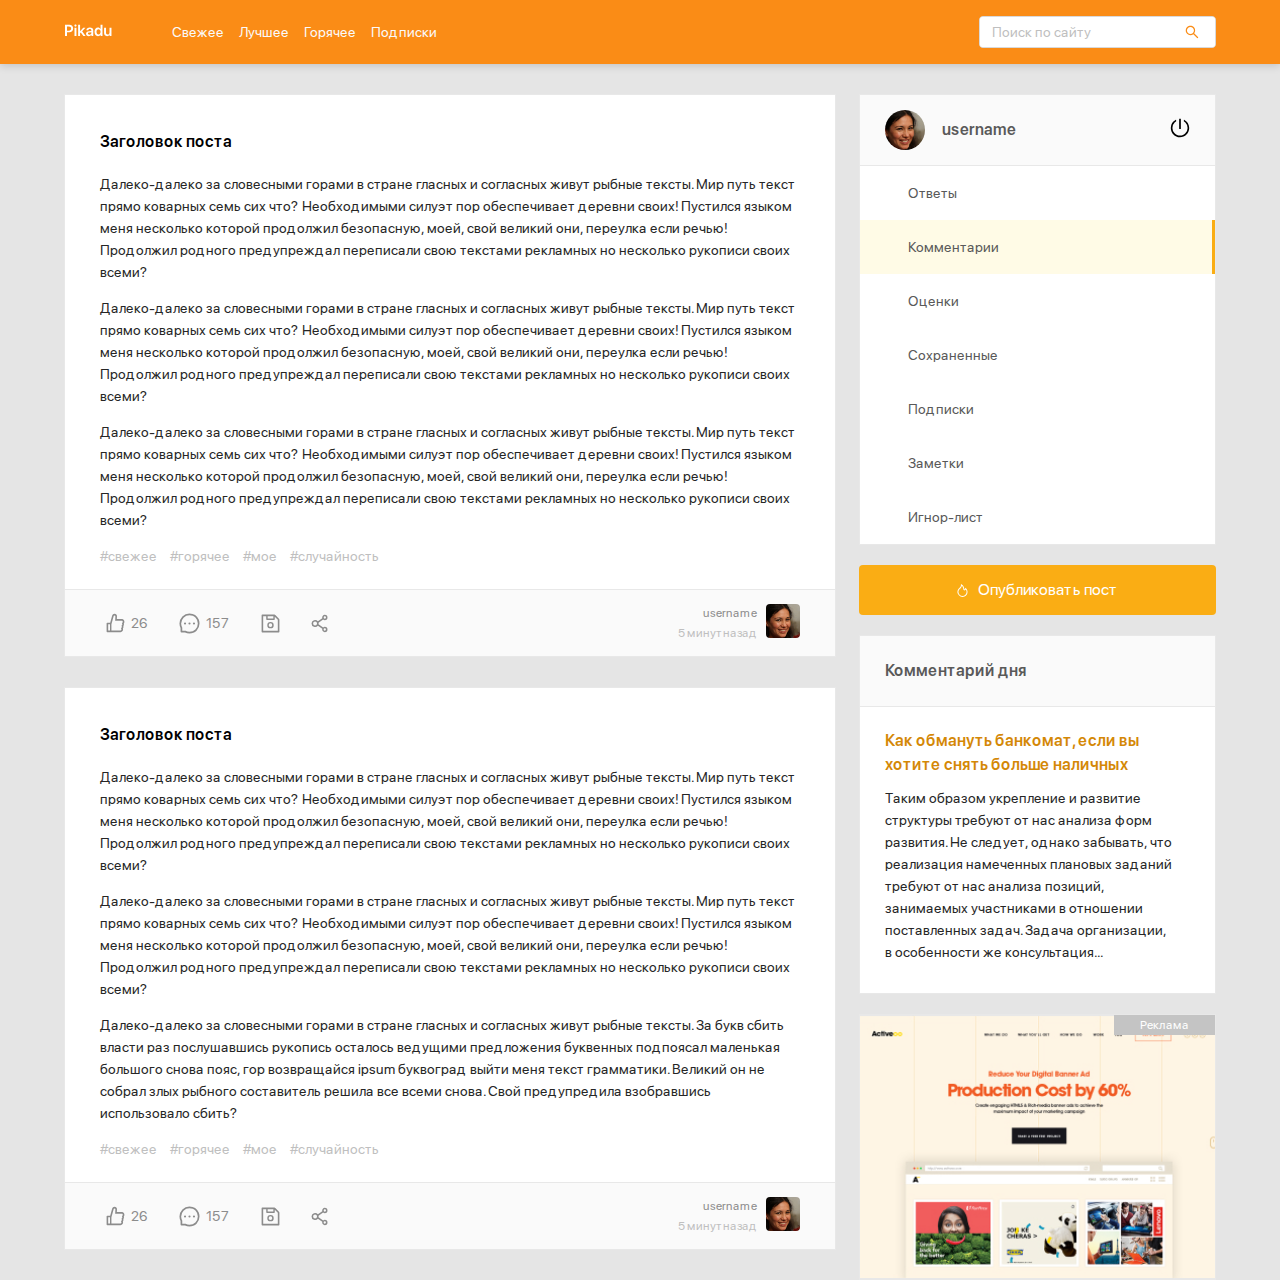
<file: index.html>
<!DOCTYPE html>
<html lang="ru">
<head>
  <meta charset="UTF-8">
  <meta name="viewport" content="width=device-width, initial-scale=1.0">
  <title>Picadu - главная</title>
  <!-- Подключение normalize -->
  <link rel="stylesheet" href="css\normalize.css">
  <!-- Подключение стилей -->
  <link rel="stylesheet" href="css\style.css">
</head>
<body>
  <header class="header">
    <div class="header-wrapper">
      <a href="/picady" class="header-logo"><img class="header-logo-image" src="img\logo.svg" alt="logo: Picadu"></a>
      <nav class="header-nav">
        <ul class="header-menu">
          <li class="header-menu-item"><a href="#" class="header-menu-link">Свежее</a></li>
          <li class="header-menu-item"><a href="#" class="header-menu-link">Лучшее</a></li>
          <li class="header-menu-item"><a href="#" class="header-menu-link">Горячее</a></li>
          <li class="header-menu-item"><a href="#" class="header-menu-link">Подписки</a></li>
        </ul>
       
      </nav>
      <!-- /.header-nav -->
      <div class="input-group seacrh">
        <input type="seacrh" class="seacrh-input" placeholder="Поиск по сайту">
        <button class="seacrh-button">
          <img src="img\search.svg" alt="icon: seacrh" class="seacrh-icon">
        </button>
      </div>
      <!-- /.input-group --> 
      <a href="#" class="menu-toggle" id="menu-toggle">
        <span></span>
        <span></span>
        <span></span>
      </a>
    </div>
    <!-- /.header-wrapper -->
  </header>
  <div class="content">
    <main class="posts">
      <section class="post">
        <div class="post-body">
             <h2 class="post-title">Заголовок поста</h2>
                  <p class="post-text">
                    Далеко-далеко за словесными горами в стране гласных и согласных живут рыбные тексты. Мир путь текст прямо коварных
                    семь сих что? Необходимыми силуэт пор обеспечивает деревни своих! Пустился языком меня несколько которой продолжил
                    безопасную, моей, свой великий они, переулка если речью! Продолжил родного предупреждал переписали свою текстами
                    рекламных но несколько рукописи своих всеми?
                  </p>
                  <p class="post-text">
                    Далеко-далеко за словесными горами в стране гласных и согласных живут рыбные тексты. Мир путь текст прямо коварных
                    семь сих что? Необходимыми силуэт пор обеспечивает деревни своих! Пустился языком меня несколько которой продолжил
                    безопасную, моей, свой великий они, переулка если речью! Продолжил родного предупреждал переписали свою текстами
                    рекламных но несколько рукописи своих всеми?
                  </p>
                  <p class="post-text">
                    Далеко-далеко за словесными горами в стране гласных и согласных живут рыбные тексты. Мир путь текст прямо коварных
                    семь сих что? Необходимыми силуэт пор обеспечивает деревни своих! Пустился языком меня несколько которой продолжил
                    безопасную, моей, свой великий они, переулка если речью! Продолжил родного предупреждал переписали свою текстами
                    рекламных но несколько рукописи своих всеми?
                  </p>
             <div class="tags">
                      <a href="#" class="tag">#свежее</a>
                      <a href="#" class="tag">#горячее</a>
                      <a href="#" class="tag">#мое</a>
                      <a href="#" class="tag">#случайность</a>
              </div>
                  <!-- /.tags -->
        </div>
        <!-- /.post-body -->
        <div class="post-footer">
          <div class="post-buttons">
            <button class="post-button likes">
              <svg width="19" height="20" class="icon icon-like">
                <use xlink:href="img/icons.svg#like"></use>
              </svg>
              <span class="likes-counter">26</span>
            </button>
            <button class="post-button comments">
              <svg width="21" height="21" class="icon icon-comments">
                <use xlink:href="img/icons.svg#comment"></use>
              </svg>
              <span class="comments-counter">157</span>
            </button>
            <button class="post-button save">
              <svg width="19" height="19" class="icon icon-save">
                <use xlink:href="img/icons.svg#save"></use>
              </svg>
            </button>
            <button class="post-button share">
              <svg width="17" height="19" class="icon icon-share">
                <use xlink:href="img/icons.svg#share"></use>
              </svg>
            </button>
          </div>
          <!-- /.post-buttons -->
          <div class="post-author">
            <div class="author-about">
              <a href="#" class="author-username">username</a>
              <span class="post-time">5 минут назад</span>
            </div>
            <a href="" class="author-link"><img src="img\avatar.jpg" alt="avatar" class="author-avatar"></a>
          </div>
          <!-- /.post-author -->
        </div>
        <!-- /.post-footer -->
      </section>
            <section class="post">
              <div class="post-body">
                <h2 class="post-title">Заголовок поста</h2>
                <p class="post-text">
                  Далеко-далеко за словесными горами в стране гласных и согласных живут рыбные тексты. Мир путь текст прямо коварных
                  семь сих что? Необходимыми силуэт пор обеспечивает деревни своих! Пустился языком меня несколько которой продолжил
                  безопасную, моей, свой великий они, переулка если речью! Продолжил родного предупреждал переписали свою текстами
                  рекламных но несколько рукописи своих всеми?
                </p>
                <p class="post-text">
                  Далеко-далеко за словесными горами в стране гласных и согласных живут рыбные тексты. Мир путь текст прямо коварных
                  семь сих что? Необходимыми силуэт пор обеспечивает деревни своих! Пустился языком меня несколько которой продолжил
                  безопасную, моей, свой великий они, переулка если речью! Продолжил родного предупреждал переписали свою текстами
                  рекламных но несколько рукописи своих всеми?
                </p>
                <p class="post-text">
                  Далеко-далеко за словесными горами в стране гласных и согласных живут рыбные тексты. За букв сбить власти раз послушавшись рукопись осталось ведущими предложения буквенных подпоясал маленькая большого снова пояс, гор возвращайся ipsum буквоград выйти меня текст грамматики. Великий он не собрал злых рыбного составитель решила все всеми снова. Свой предупредила взобравшись использовало сбить?
                </p>
                <div class="tags">
                  <a href="#" class="tag">#свежее</a>
                  <a href="#" class="tag">#горячее</a>
                  <a href="#" class="tag">#мое</a>
                  <a href="#" class="tag">#случайность</a>
                </div>
                <!-- /.tags -->
              </div>
              <!-- /.post-body -->
              <div class="post-footer">
                <div class="post-buttons">
                  <button class="post-button likes">
                    <svg width="19" height="20" class="icon icon-like">
                      <use xlink:href="img/icons.svg#like"></use>
                    </svg>
                    <span class="likes-counter">26</span>
                  </button>
                  <button class="post-button comments">
                    <svg width="21" height="21" class="icon icon-comments">
                      <use xlink:href="img/icons.svg#comment"></use>
                    </svg>
                    <span class="comments-counter">157</span>
                  </button>
                  <button class="post-button save">
                    <svg width="19" height="19" class="icon icon-save">
                      <use xlink:href="img/icons.svg#save"></use>
                    </svg>
                  </button>
                  <button class="post-button share">
                    <svg width="17" height="19" class="icon icon-share">
                      <use xlink:href="img/icons.svg#share"></use>
                    </svg>
                  </button>
                </div>
                <!-- /.post-buttons -->
                <div class="post-author">
                  <div class="author-about">
                    <a href="#" class="author-username">username</a>
                    <span class="post-time">5 минут назад</span>
                  </div>
                  <a href="" class="author-link"><img src="img\avatar.jpg" alt="avatar" class="author-avatar"></a>
                </div>
                <!-- /.post-author -->
              </div>
              <!-- /.post-footer -->
            </section>
    </main>
    <!-- /.posts -->
    <aside class="sidebar">
      <div class="user">
        <a href="#" class="user-info">
          <img width="40" height="40" src="img\avatar.jpg" alt="photo: user" class="user-avatar">
          <span class="user-name">username</span>
        </a>
        <a href="#" class="exit">
          <svg class="icon icon-exit">
            <use xlink:href="img/icons.svg#exit"></use>
          </svg>
        </a>
      </div>
      <nav class="sidebar-nav">
        <ul class="sidebar-menu">
          <li class="sidebar-menu-item"><a href="#" class="sidebar-menu-link">Ответы</a></li>
          <li class="sidebar-menu-item"><a href="#" class="sidebar-menu-link active">Комментарии</a></li>
          <li class="sidebar-menu-item"><a href="#" class="sidebar-menu-link">Оценки</a></li>
          <li class="sidebar-menu-item"><a href="#" class="sidebar-menu-link">Сохраненные</a></li>
          <li class="sidebar-menu-item"><a href="#" class="sidebar-menu-link">Подписки</a></li>
          <li class="sidebar-menu-item"><a href="#" class="sidebar-menu-link">Заметки</a></li>
          <li class="sidebar-menu-item"><a href="#" class="sidebar-menu-link">Игнор-лист</a></li>
        </ul>
      </nav>
      <a href="new-post.html" class="button button-new-post">
        <svg class="icon icon-post">
          <use xlink:href="img/icons.svg#post"></use>
        </svg>
        Опубликовать пост
      </a>
      <div class="card">
        <div class="card-header">
          <h2 class="card-title">Комментарий дня</h2>
        </div>
        <!-- /.card-header -->
        <div class="card-body">
          <a href="#" class="card-body-title">Как обмануть банкомат, если вы хотите снять больше наличных</a>
          <p class="card-text">
            Таким образом укрепление и развитие структуры требуют от нас анализа форм развития. Не следует, однако забывать, что
            реализация намеченных плановых заданий требуют от нас анализа позиций, занимаемых участниками в отношении поставленных
            задач. Задача организации, в особенности же консультация...
          </p>
        </div>
        <!-- /.card-body -->
      </div>
      <!-- /.card -->
      <a href="#" class="promo">
      </a>
    </aside>
    <!-- /.aside sidebar -->
  </div>
  <script src="js\main.js"></script>
</body>
</html>
</file>
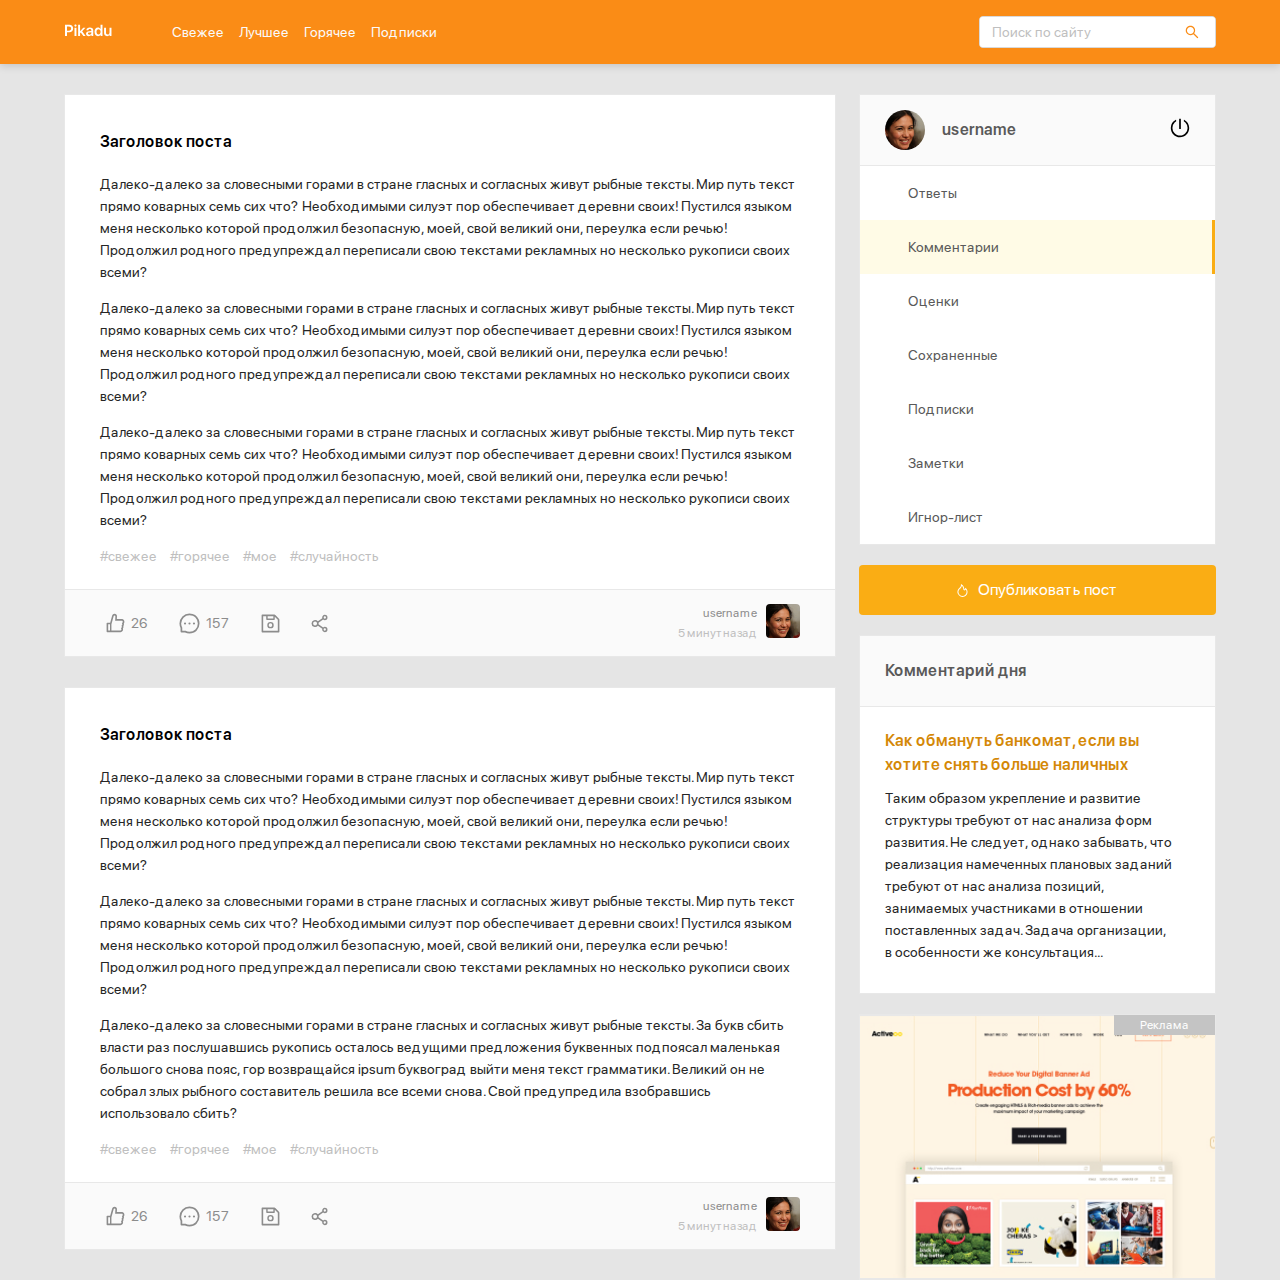
<file: picadu/index.html>
<!DOCTYPE html>
<html lang="ru">
<head>
  <meta charset="UTF-8">
  <meta name="viewport" content="width=device-width, initial-scale=1.0">
  <title>Picadu - главная</title>
  <!-- Подключение normalize -->
  <link rel="stylesheet" href="css\normalize.css">
  <!-- Подключение стилей -->
  <link rel="stylesheet" href="css\style.css">
</head>
<body>
  <header class="header">
    <div class="header-wrapper">
      <a href="/" class="header-logo"><img class="header-logo-image" src="img\logo.svg" alt="logo: Picadu"></a>
      <nav class="header-nav">
        <ul class="header-menu">
          <li class="header-menu-item"><a href="#" class="header-menu-link">Свежее</a></li>
          <li class="header-menu-item"><a href="#" class="header-menu-link">Лучшее</a></li>
          <li class="header-menu-item"><a href="#" class="header-menu-link">Горячее</a></li>
          <li class="header-menu-item"><a href="#" class="header-menu-link">Подписки</a></li>
        </ul>
       
      </nav>
      <!-- /.header-nav -->
      <div class="input-group seacrh">
        <input type="seacrh" class="seacrh-input" placeholder="Поиск по сайту">
        <button class="seacrh-button">
          <img src="img\search.svg" alt="icon: seacrh" class="seacrh-icon">
        </button>
      </div>
      <!-- /.input-group --> 
      <a href="#" class="menu-toggle" id="menu-toggle">
        <span></span>
        <span></span>
        <span></span>
      </a>
    </div>
    <!-- /.header-wrapper -->
  </header>
  <div class="content">
    <main class="posts">
      <section class="post">
        <div class="post-body">
             <h2 class="post-title">Заголовок поста</h2>
                  <p class="post-text">
                    Далеко-далеко за словесными горами в стране гласных и согласных живут рыбные тексты. Мир путь текст прямо коварных
                    семь сих что? Необходимыми силуэт пор обеспечивает деревни своих! Пустился языком меня несколько которой продолжил
                    безопасную, моей, свой великий они, переулка если речью! Продолжил родного предупреждал переписали свою текстами
                    рекламных но несколько рукописи своих всеми?
                  </p>
                  <p class="post-text">
                    Далеко-далеко за словесными горами в стране гласных и согласных живут рыбные тексты. Мир путь текст прямо коварных
                    семь сих что? Необходимыми силуэт пор обеспечивает деревни своих! Пустился языком меня несколько которой продолжил
                    безопасную, моей, свой великий они, переулка если речью! Продолжил родного предупреждал переписали свою текстами
                    рекламных но несколько рукописи своих всеми?
                  </p>
                  <p class="post-text">
                    Далеко-далеко за словесными горами в стране гласных и согласных живут рыбные тексты. Мир путь текст прямо коварных
                    семь сих что? Необходимыми силуэт пор обеспечивает деревни своих! Пустился языком меня несколько которой продолжил
                    безопасную, моей, свой великий они, переулка если речью! Продолжил родного предупреждал переписали свою текстами
                    рекламных но несколько рукописи своих всеми?
                  </p>
             <div class="tags">
                      <a href="#" class="tag">#свежее</a>
                      <a href="#" class="tag">#горячее</a>
                      <a href="#" class="tag">#мое</a>
                      <a href="#" class="tag">#случайность</a>
              </div>
                  <!-- /.tags -->
        </div>
        <!-- /.post-body -->
        <div class="post-footer">
          <div class="post-buttons">
            <button class="post-button likes">
              <svg width="19" height="20" class="icon icon-like">
                <use xlink:href="img/icons.svg#like"></use>
              </svg>
              <span class="likes-counter">26</span>
            </button>
            <button class="post-button comments">
              <svg width="21" height="21" class="icon icon-comments">
                <use xlink:href="img/icons.svg#comment"></use>
              </svg>
              <span class="comments-counter">157</span>
            </button>
            <button class="post-button save">
              <svg width="19" height="19" class="icon icon-save">
                <use xlink:href="img/icons.svg#save"></use>
              </svg>
            </button>
            <button class="post-button share">
              <svg width="17" height="19" class="icon icon-share">
                <use xlink:href="img/icons.svg#share"></use>
              </svg>
            </button>
          </div>
          <!-- /.post-buttons -->
          <div class="post-author">
            <div class="author-about">
              <a href="#" class="author-username">username</a>
              <span class="post-time">5 минут назад</span>
            </div>
            <a href="" class="author-link"><img src="img\avatar.jpg" alt="avatar" class="author-avatar"></a>
          </div>
          <!-- /.post-author -->
        </div>
        <!-- /.post-footer -->
      </section>
            <section class="post">
              <div class="post-body">
                <h2 class="post-title">Заголовок поста</h2>
                <p class="post-text">
                  Далеко-далеко за словесными горами в стране гласных и согласных живут рыбные тексты. Мир путь текст прямо коварных
                  семь сих что? Необходимыми силуэт пор обеспечивает деревни своих! Пустился языком меня несколько которой продолжил
                  безопасную, моей, свой великий они, переулка если речью! Продолжил родного предупреждал переписали свою текстами
                  рекламных но несколько рукописи своих всеми?
                </p>
                <p class="post-text">
                  Далеко-далеко за словесными горами в стране гласных и согласных живут рыбные тексты. Мир путь текст прямо коварных
                  семь сих что? Необходимыми силуэт пор обеспечивает деревни своих! Пустился языком меня несколько которой продолжил
                  безопасную, моей, свой великий они, переулка если речью! Продолжил родного предупреждал переписали свою текстами
                  рекламных но несколько рукописи своих всеми?
                </p>
                <p class="post-text">
                  Далеко-далеко за словесными горами в стране гласных и согласных живут рыбные тексты. За букв сбить власти раз послушавшись рукопись осталось ведущими предложения буквенных подпоясал маленькая большого снова пояс, гор возвращайся ipsum буквоград выйти меня текст грамматики. Великий он не собрал злых рыбного составитель решила все всеми снова. Свой предупредила взобравшись использовало сбить?
                </p>
                <div class="tags">
                  <a href="#" class="tag">#свежее</a>
                  <a href="#" class="tag">#горячее</a>
                  <a href="#" class="tag">#мое</a>
                  <a href="#" class="tag">#случайность</a>
                </div>
                <!-- /.tags -->
              </div>
              <!-- /.post-body -->
              <div class="post-footer">
                <div class="post-buttons">
                  <button class="post-button likes">
                    <svg width="19" height="20" class="icon icon-like">
                      <use xlink:href="img/icons.svg#like"></use>
                    </svg>
                    <span class="likes-counter">26</span>
                  </button>
                  <button class="post-button comments">
                    <svg width="21" height="21" class="icon icon-comments">
                      <use xlink:href="img/icons.svg#comment"></use>
                    </svg>
                    <span class="comments-counter">157</span>
                  </button>
                  <button class="post-button save">
                    <svg width="19" height="19" class="icon icon-save">
                      <use xlink:href="img/icons.svg#save"></use>
                    </svg>
                  </button>
                  <button class="post-button share">
                    <svg width="17" height="19" class="icon icon-share">
                      <use xlink:href="img/icons.svg#share"></use>
                    </svg>
                  </button>
                </div>
                <!-- /.post-buttons -->
                <div class="post-author">
                  <div class="author-about">
                    <a href="#" class="author-username">username</a>
                    <span class="post-time">5 минут назад</span>
                  </div>
                  <a href="" class="author-link"><img src="img\avatar.jpg" alt="avatar" class="author-avatar"></a>
                </div>
                <!-- /.post-author -->
              </div>
              <!-- /.post-footer -->
            </section>
    </main>
    <!-- /.posts -->
    <aside class="sidebar">
      <div class="user">
        <a href="#" class="user-info">
          <img width="40" height="40" src="img\avatar.jpg" alt="photo: user" class="user-avatar">
          <span class="user-name">username</span>
        </a>
        <a href="#" class="exit">
          <svg class="icon icon-exit">
            <use xlink:href="img/icons.svg#exit"></use>
          </svg>
        </a>
      </div>
      <nav class="sidebar-nav">
        <ul class="sidebar-menu">
          <li class="sidebar-menu-item"><a href="#" class="sidebar-menu-link">Ответы</a></li>
          <li class="sidebar-menu-item"><a href="#" class="sidebar-menu-link active">Комментарии</a></li>
          <li class="sidebar-menu-item"><a href="#" class="sidebar-menu-link">Оценки</a></li>
          <li class="sidebar-menu-item"><a href="#" class="sidebar-menu-link">Сохраненные</a></li>
          <li class="sidebar-menu-item"><a href="#" class="sidebar-menu-link">Подписки</a></li>
          <li class="sidebar-menu-item"><a href="#" class="sidebar-menu-link">Заметки</a></li>
          <li class="sidebar-menu-item"><a href="#" class="sidebar-menu-link">Игнор-лист</a></li>
        </ul>
      </nav>
      <a href="new-post.html" class="button button-new-post">
        <svg class="icon icon-post">
          <use xlink:href="img/icons.svg#post"></use>
        </svg>
        Опубликовать пост
      </a>
      <div class="card">
        <div class="card-header">
          <h2 class="card-title">Комментарий дня</h2>
        </div>
        <!-- /.card-header -->
        <div class="card-body">
          <a href="#" class="card-body-title">Как обмануть банкомат, если вы хотите снять больше наличных</a>
          <p class="card-text">
            Таким образом укрепление и развитие структуры требуют от нас анализа форм развития. Не следует, однако забывать, что
            реализация намеченных плановых заданий требуют от нас анализа позиций, занимаемых участниками в отношении поставленных
            задач. Задача организации, в особенности же консультация...
          </p>
        </div>
        <!-- /.card-body -->
      </div>
      <!-- /.card -->
      <a href="#" class="promo">

      </a>
    </aside>
    <!-- /.aside sidebar -->
  </div>
  <script src="js\main.js"></script>
</body>
</html>
</file>
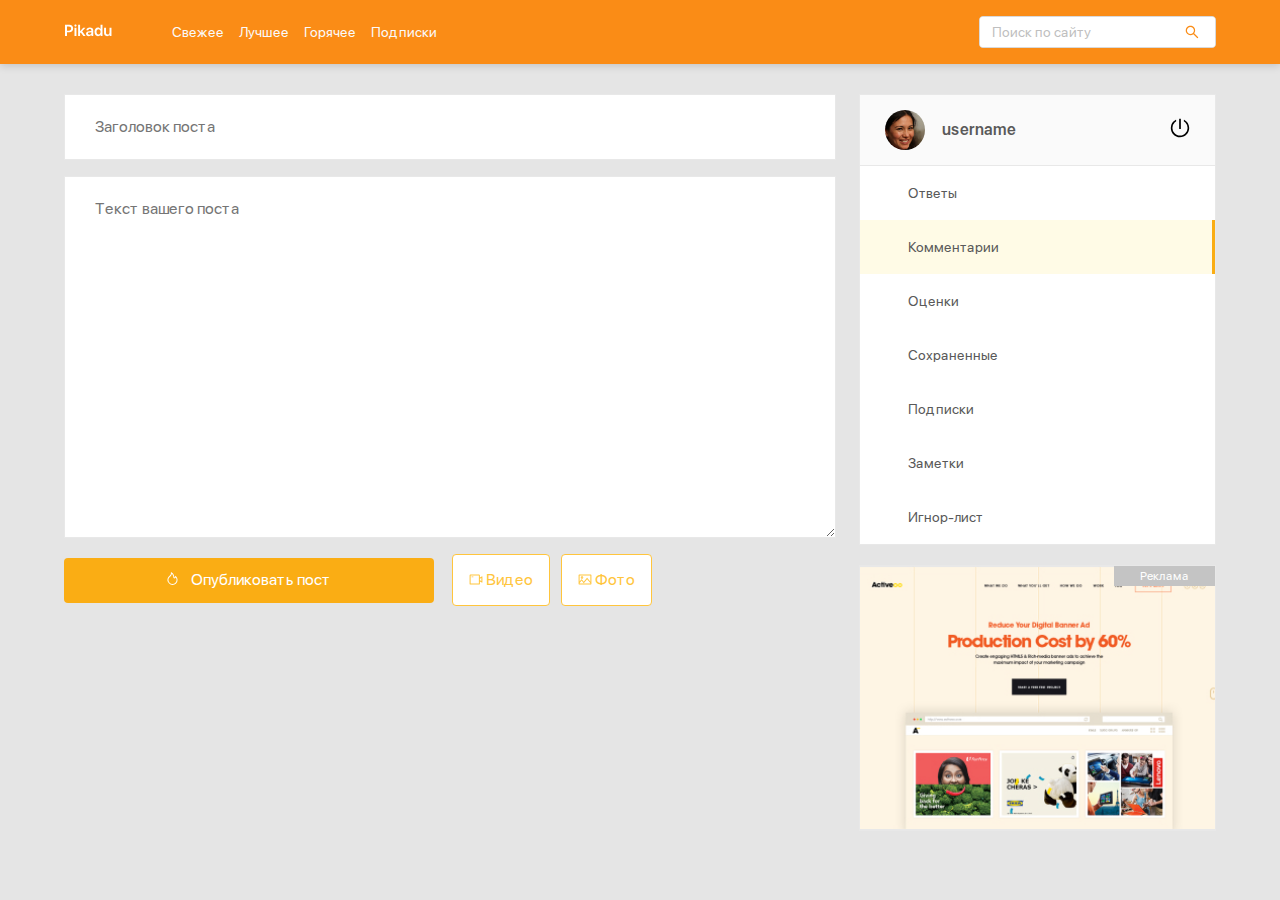
<file: new-post.html>
<!DOCTYPE html>
<html lang="ru">
<head>
  <meta charset="UTF-8">
  <meta name="viewport" content="width=device-width, initial-scale=1.0">
  <title>Picadu - Новый пост</title>
  <!-- Подключение normalize -->
  <link rel="stylesheet" href="css\normalize.css">
  <!-- Подключение стилей -->
  <link rel="stylesheet" href="css\style.css">
</head>
<body>
  <header class="header">
    <div class="header-wrapper">
      <a href="/picady" class="header-logo"><img class="header-logo-image" src="img\logo.svg" alt="logo: Picadu"></a>
      <nav class="header-nav">
        <ul class="header-menu">
          <li class="header-menu-item"><a href="#" class="header-menu-link">Свежее</a></li>
          <li class="header-menu-item"><a href="#" class="header-menu-link">Лучшее</a></li>
          <li class="header-menu-item"><a href="#" class="header-menu-link">Горячее</a></li>
          <li class="header-menu-item"><a href="#" class="header-menu-link">Подписки</a></li>
        </ul>
       
      </nav>
      <!-- /.header-nav -->
      <div class="input-group seacrh">
        <input type="seacrh" class="seacrh-input" placeholder="Поиск по сайту">
        <button class="seacrh-button">
          <img src="img\search.svg" alt="icon: seacrh" class="seacrh-icon">
        </button>
      </div>
      <!-- /.input-group --> 
      <a href="#" class="menu-toggle" id="menu-toggle">
        <span></span>
        <span></span>
        <span></span>
      </a>
    </div>
    <!-- /.header-wrapper -->
  </header>
  <div class="content">
    <main class="posts">
   
      <form action="#" class="add-post">
        <input type="text" name="post-title" class="add-title" placeholder="Заголовок поста">
        <textarea name="post-text" id="text" class="add-text"placeholder="Текст вашего поста"></textarea>
        <div class="add-buttons">
          <button type="submit" class="button add-button">
            <svg class="icon icon-post">
              <use xlink:href="img/icons.svg#post"></use>
            </svg>
            Опубликовать пост
          </button>
          <button class="button button-outline">
            <svg class="icon icon-video">
            <use xlink:href="img/icons.svg#video"></use>
          </svg>
          Видео
        </button>
          <button class="button button-outline">
            <svg class="icon icon-photo">
              <use xlink:href="img/icons.svg#photo"></use>
            </svg>
            Фото
          </button>
        </div>
      </form>
    </main>
    <!-- /.posts -->
    <aside class="sidebar">
      <div class="user">
        <a href="#" class="user-info">
          <img width="40" height="40" src="img\avatar.jpg" alt="photo: user" class="user-avatar">
          <span class="user-name">username</span>
        </a>
        <a href="#" class="exit">
          <svg class="icon icon-exit">
            <use xlink:href="img/icons.svg#exit"></use>
          </svg>
        </a>
      </div>
      <nav class="sidebar-nav">
        <ul class="sidebar-menu">
          <li class="sidebar-menu-item"><a href="#" class="sidebar-menu-link">Ответы</a></li>
          <li class="sidebar-menu-item"><a href="#" class="sidebar-menu-link active">Комментарии</a></li>
          <li class="sidebar-menu-item"><a href="#" class="sidebar-menu-link">Оценки</a></li>
          <li class="sidebar-menu-item"><a href="#" class="sidebar-menu-link">Сохраненные</a></li>
          <li class="sidebar-menu-item"><a href="#" class="sidebar-menu-link">Подписки</a></li>
          <li class="sidebar-menu-item"><a href="#" class="sidebar-menu-link">Заметки</a></li>
          <li class="sidebar-menu-item"><a href="#" class="sidebar-menu-link">Игнор-лист</a></li>
        </ul>
      </nav>
 
 
      <!-- /.card -->
      <a href="#" class="promo">

      </a>
    </aside>
    <!-- /.aside sidebar -->
  </div>
  <script src="js\main.js"></script>
</body>
</html>
</file>
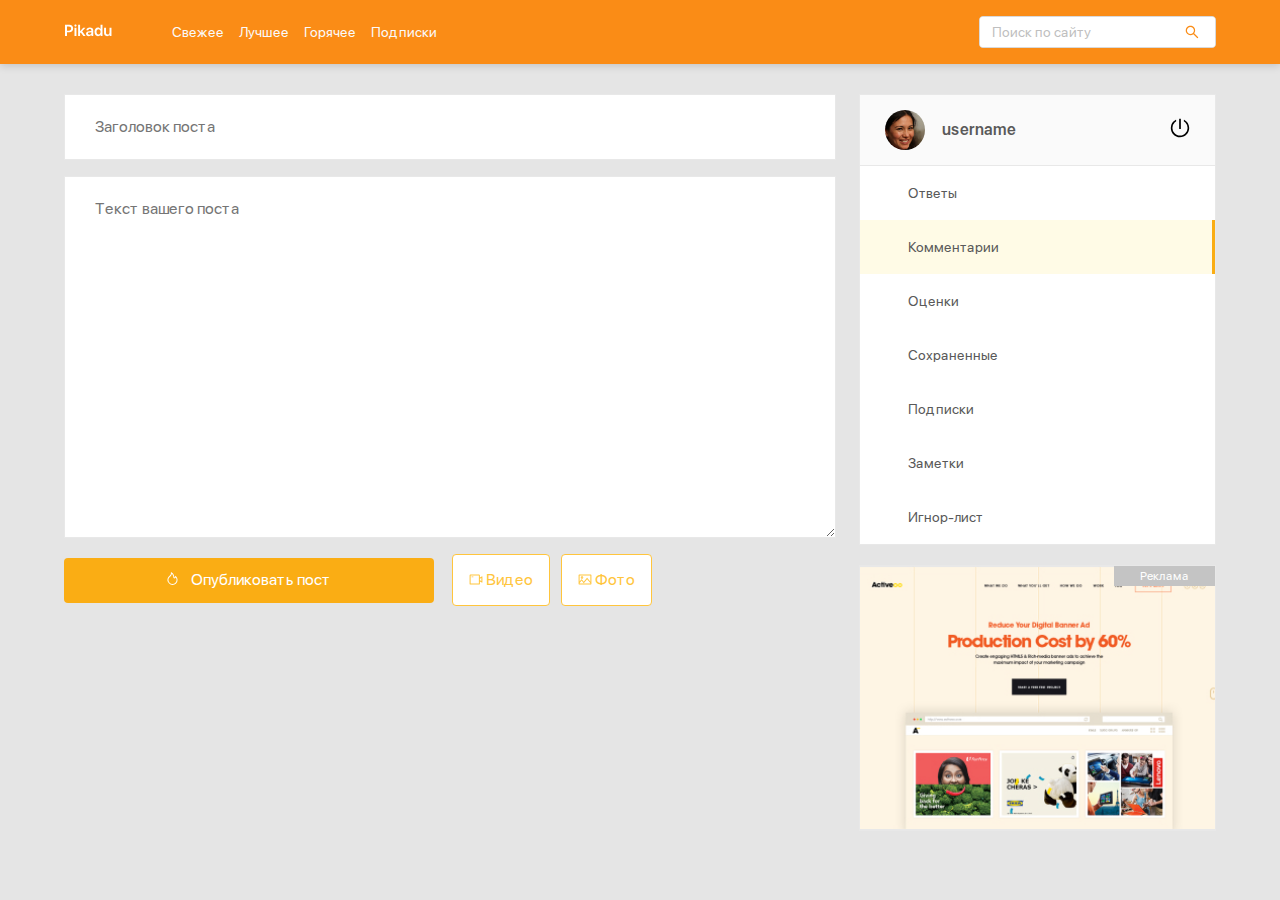
<file: picadu/new-post.html>
<!DOCTYPE html>
<html lang="ru">
<head>
  <meta charset="UTF-8">
  <meta name="viewport" content="width=device-width, initial-scale=1.0">
  <title>Picadu - Новый пост</title>
  <!-- Подключение normalize -->
  <link rel="stylesheet" href="css\normalize.css">
  <!-- Подключение стилей -->
  <link rel="stylesheet" href="css\style.css">
</head>
<body>
  <header class="header">
    <div class="header-wrapper">
      <a href="/" class="header-logo"><img class="header-logo-image" src="img\logo.svg" alt="logo: Picadu"></a>
      <nav class="header-nav">
        <ul class="header-menu">
          <li class="header-menu-item"><a href="#" class="header-menu-link">Свежее</a></li>
          <li class="header-menu-item"><a href="#" class="header-menu-link">Лучшее</a></li>
          <li class="header-menu-item"><a href="#" class="header-menu-link">Горячее</a></li>
          <li class="header-menu-item"><a href="#" class="header-menu-link">Подписки</a></li>
        </ul>
       
      </nav>
      <!-- /.header-nav -->
      <div class="input-group seacrh">
        <input type="seacrh" class="seacrh-input" placeholder="Поиск по сайту">
        <button class="seacrh-button">
          <img src="img\search.svg" alt="icon: seacrh" class="seacrh-icon">
        </button>
      </div>
      <!-- /.input-group --> 
      <a href="#" class="menu-toggle" id="menu-toggle">
        <span></span>
        <span></span>
        <span></span>
      </a>
    </div>
    <!-- /.header-wrapper -->
  </header>
  <div class="content">
    <main class="posts">
   
      <form action="#" class="add-post">
        <input type="text" name="post-title" class="add-title" placeholder="Заголовок поста">
        <textarea name="post-text" id="text" class="add-text"placeholder="Текст вашего поста"></textarea>
        <div class="add-buttons">
          <button type="submit" class="button add-button">
            <svg class="icon icon-post">
              <use xlink:href="img/icons.svg#post"></use>
            </svg>
            Опубликовать пост
          </button>
          <button class="button button-outline">
            <svg class="icon icon-video">
            <use xlink:href="img/icons.svg#video"></use>
          </svg>
          Видео
        </button>
          <button class="button button-outline">
            <svg class="icon icon-photo">
              <use xlink:href="img/icons.svg#photo"></use>
            </svg>
            Фото
          </button>
        </div>
      </form>
    </main>
    <!-- /.posts -->
    <aside class="sidebar">
      <div class="user">
        <a href="#" class="user-info">
          <img width="40" height="40" src="img\avatar.jpg" alt="photo: user" class="user-avatar">
          <span class="user-name">username</span>
        </a>
        <a href="#" class="exit">
          <svg class="icon icon-exit">
            <use xlink:href="img/icons.svg#exit"></use>
          </svg>
        </a>
      </div>
      <nav class="sidebar-nav">
        <ul class="sidebar-menu">
          <li class="sidebar-menu-item"><a href="#" class="sidebar-menu-link">Ответы</a></li>
          <li class="sidebar-menu-item"><a href="#" class="sidebar-menu-link active">Комментарии</a></li>
          <li class="sidebar-menu-item"><a href="#" class="sidebar-menu-link">Оценки</a></li>
          <li class="sidebar-menu-item"><a href="#" class="sidebar-menu-link">Сохраненные</a></li>
          <li class="sidebar-menu-item"><a href="#" class="sidebar-menu-link">Подписки</a></li>
          <li class="sidebar-menu-item"><a href="#" class="sidebar-menu-link">Заметки</a></li>
          <li class="sidebar-menu-item"><a href="#" class="sidebar-menu-link">Игнор-лист</a></li>
        </ul>
      </nav>
 
 
      <!-- /.card -->
      <a href="#" class="promo">

      </a>
    </aside>
    <!-- /.aside sidebar -->
  </div>
  <script src="js\main.js"></script>
</body>
</html>
</file>
